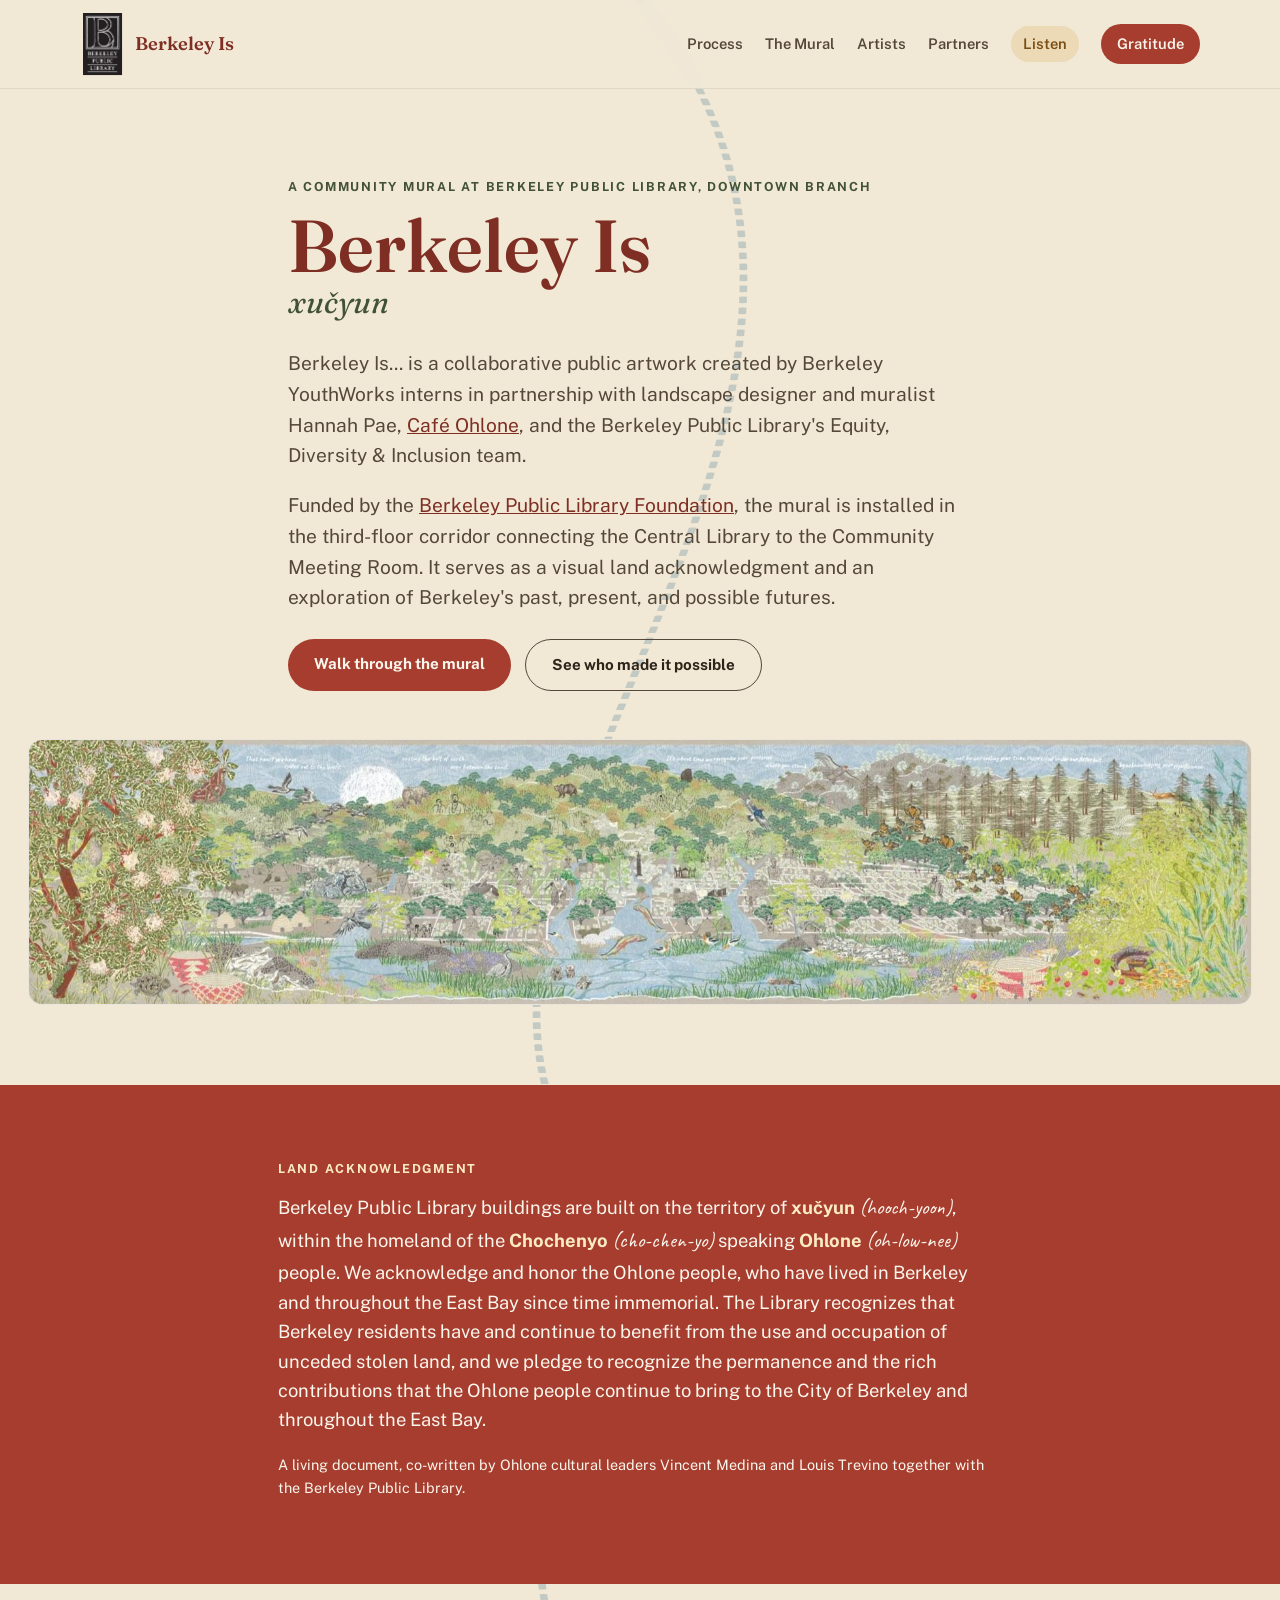
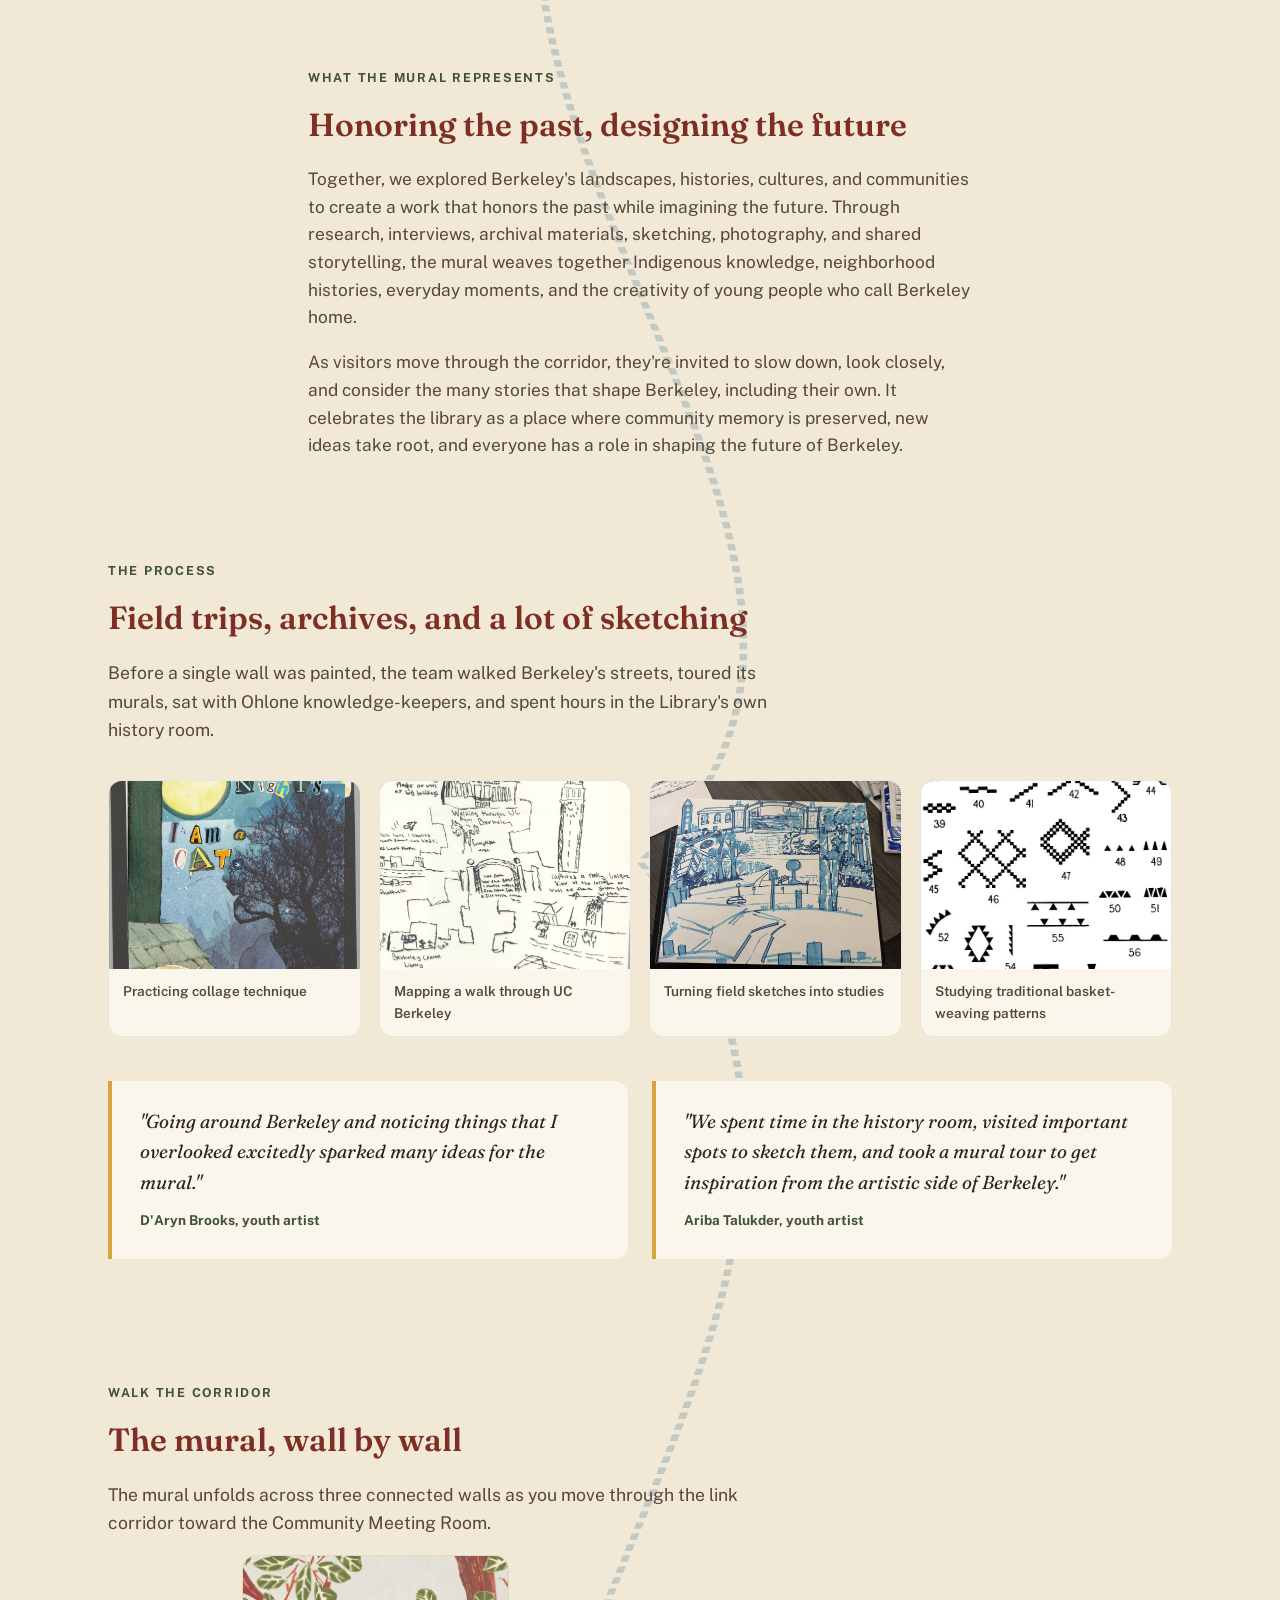
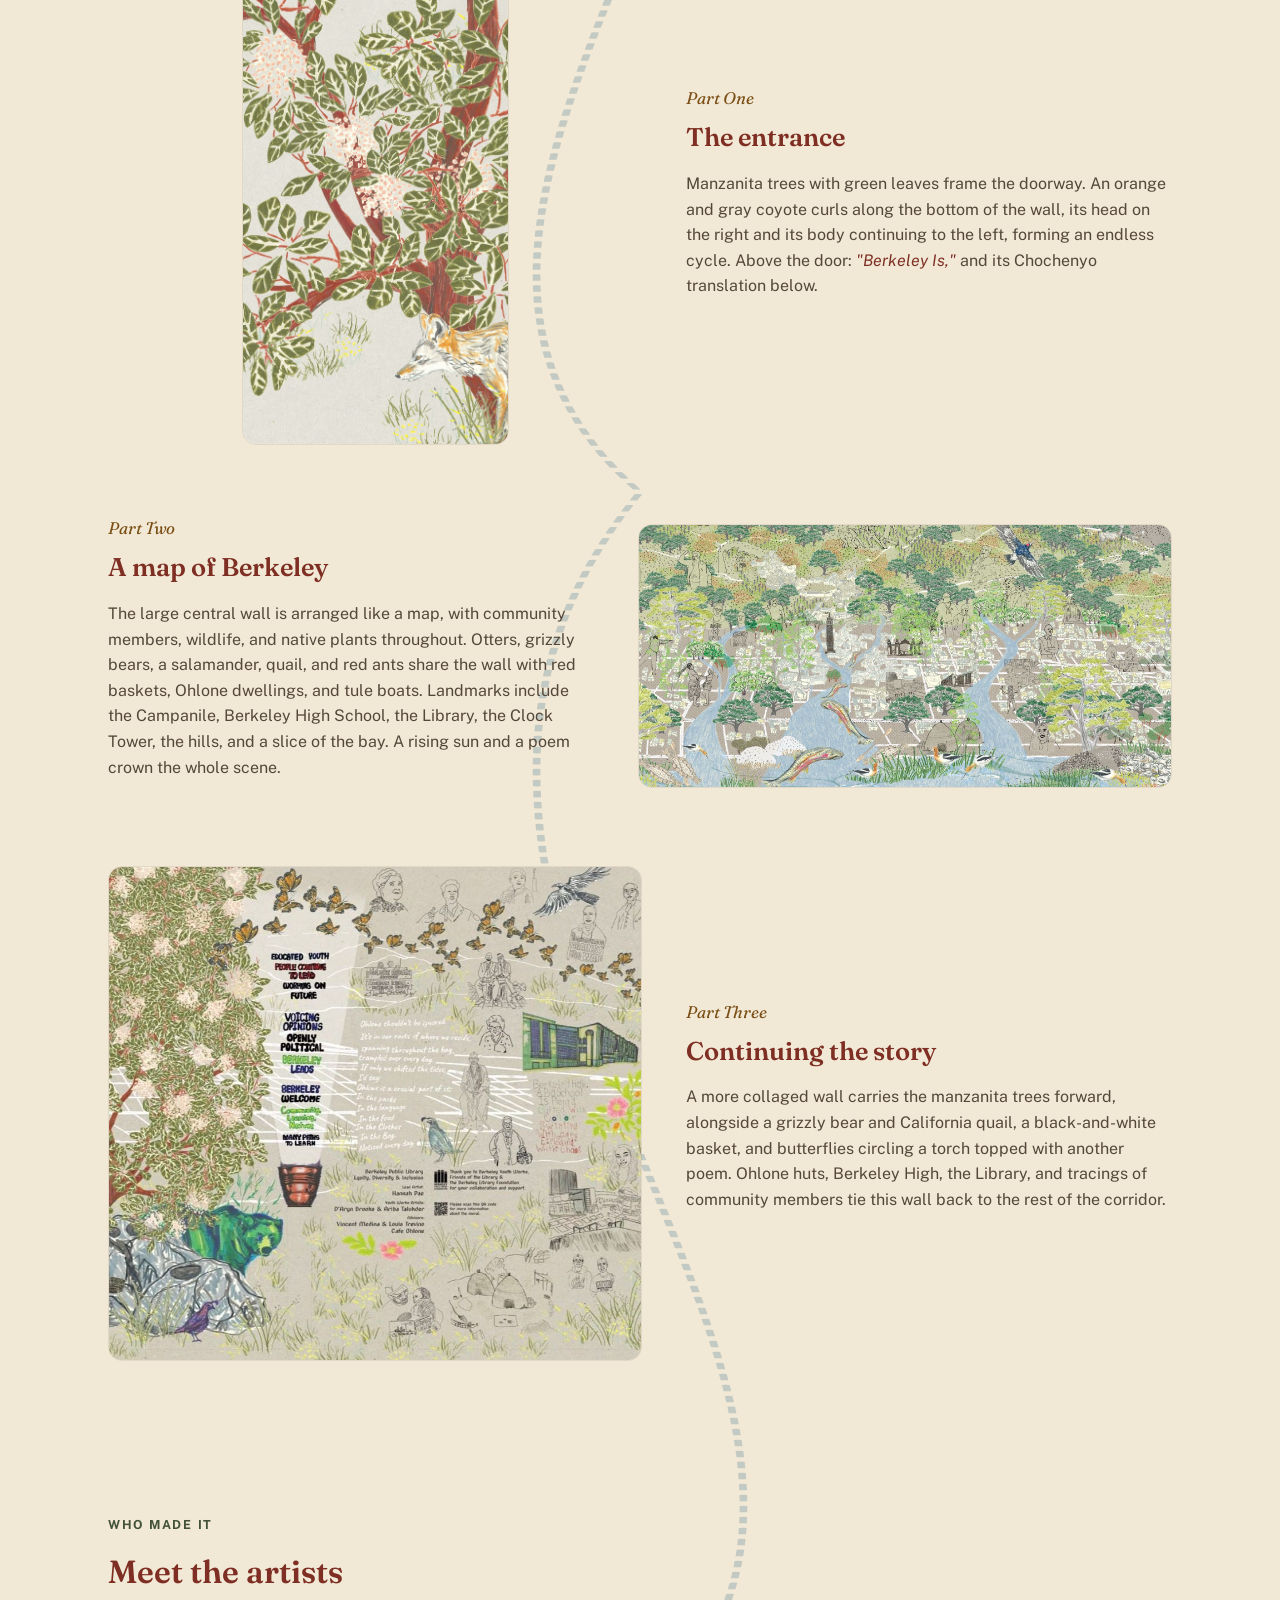
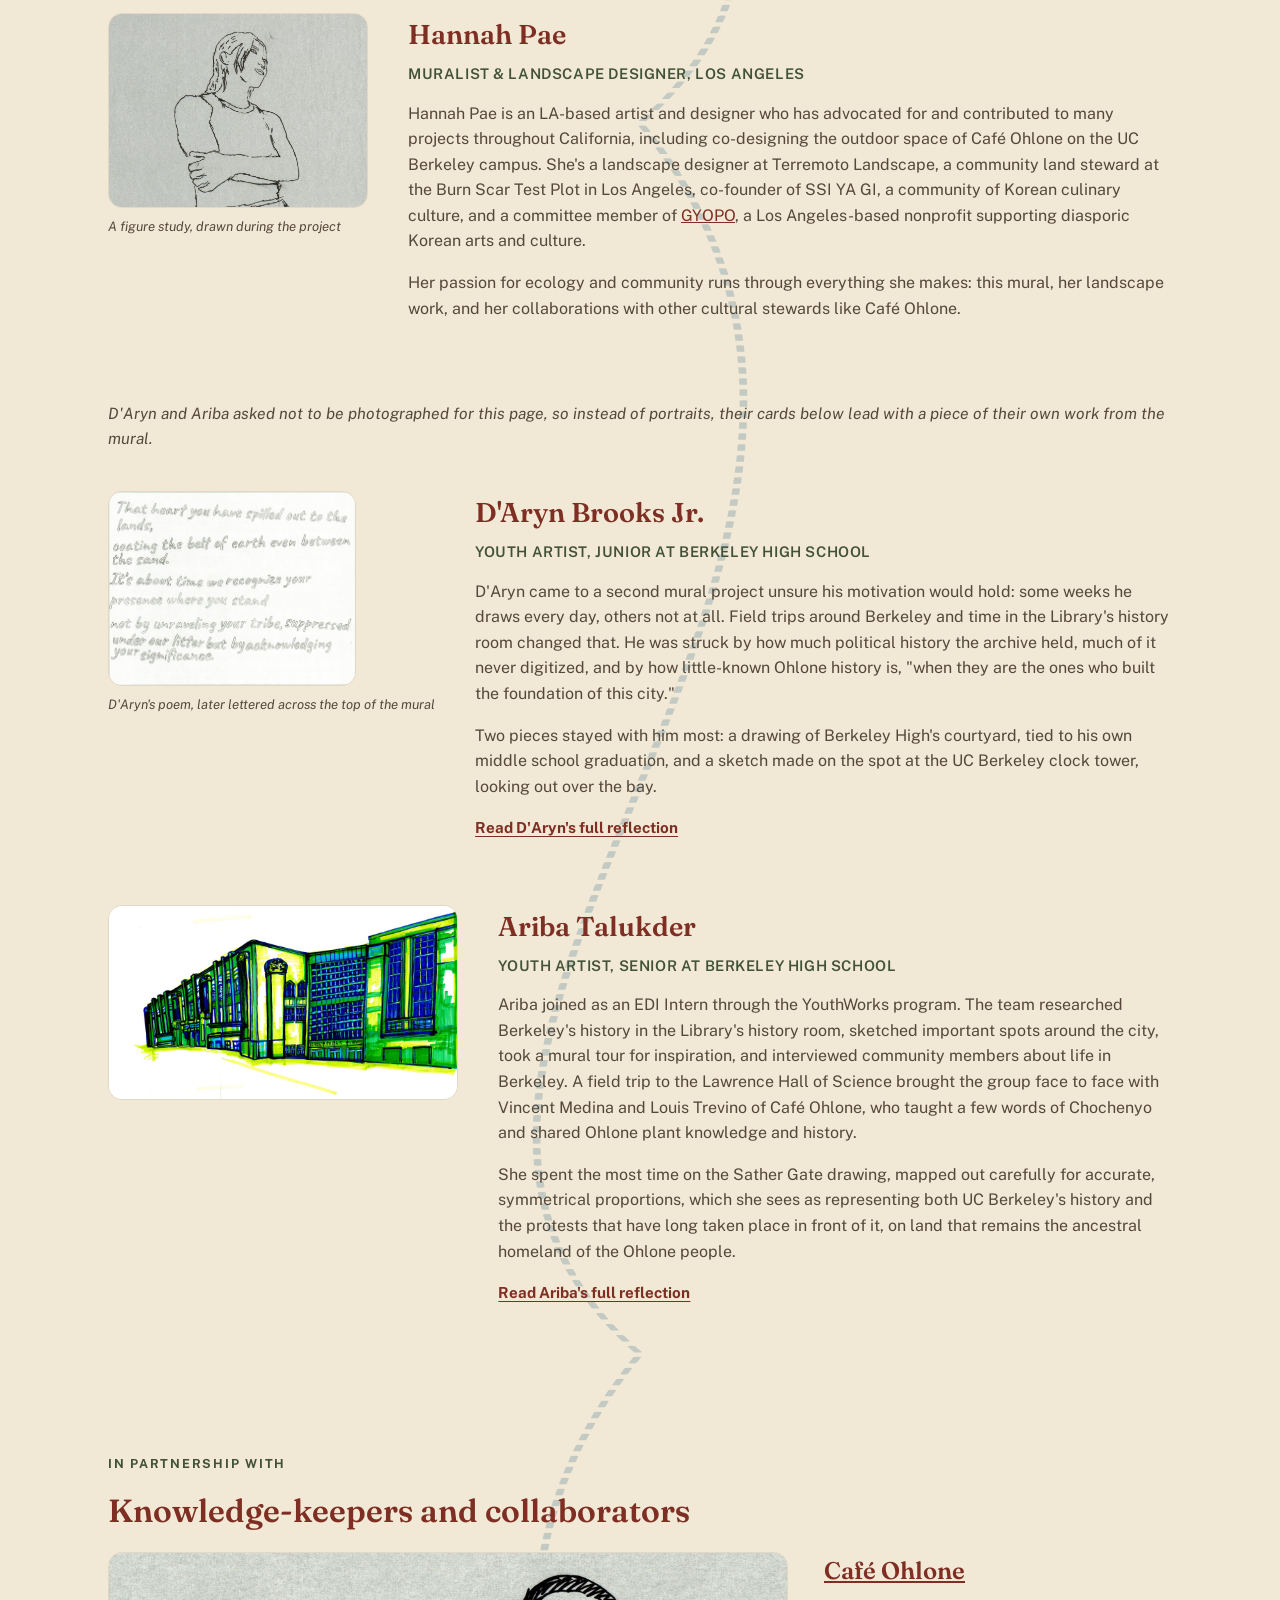
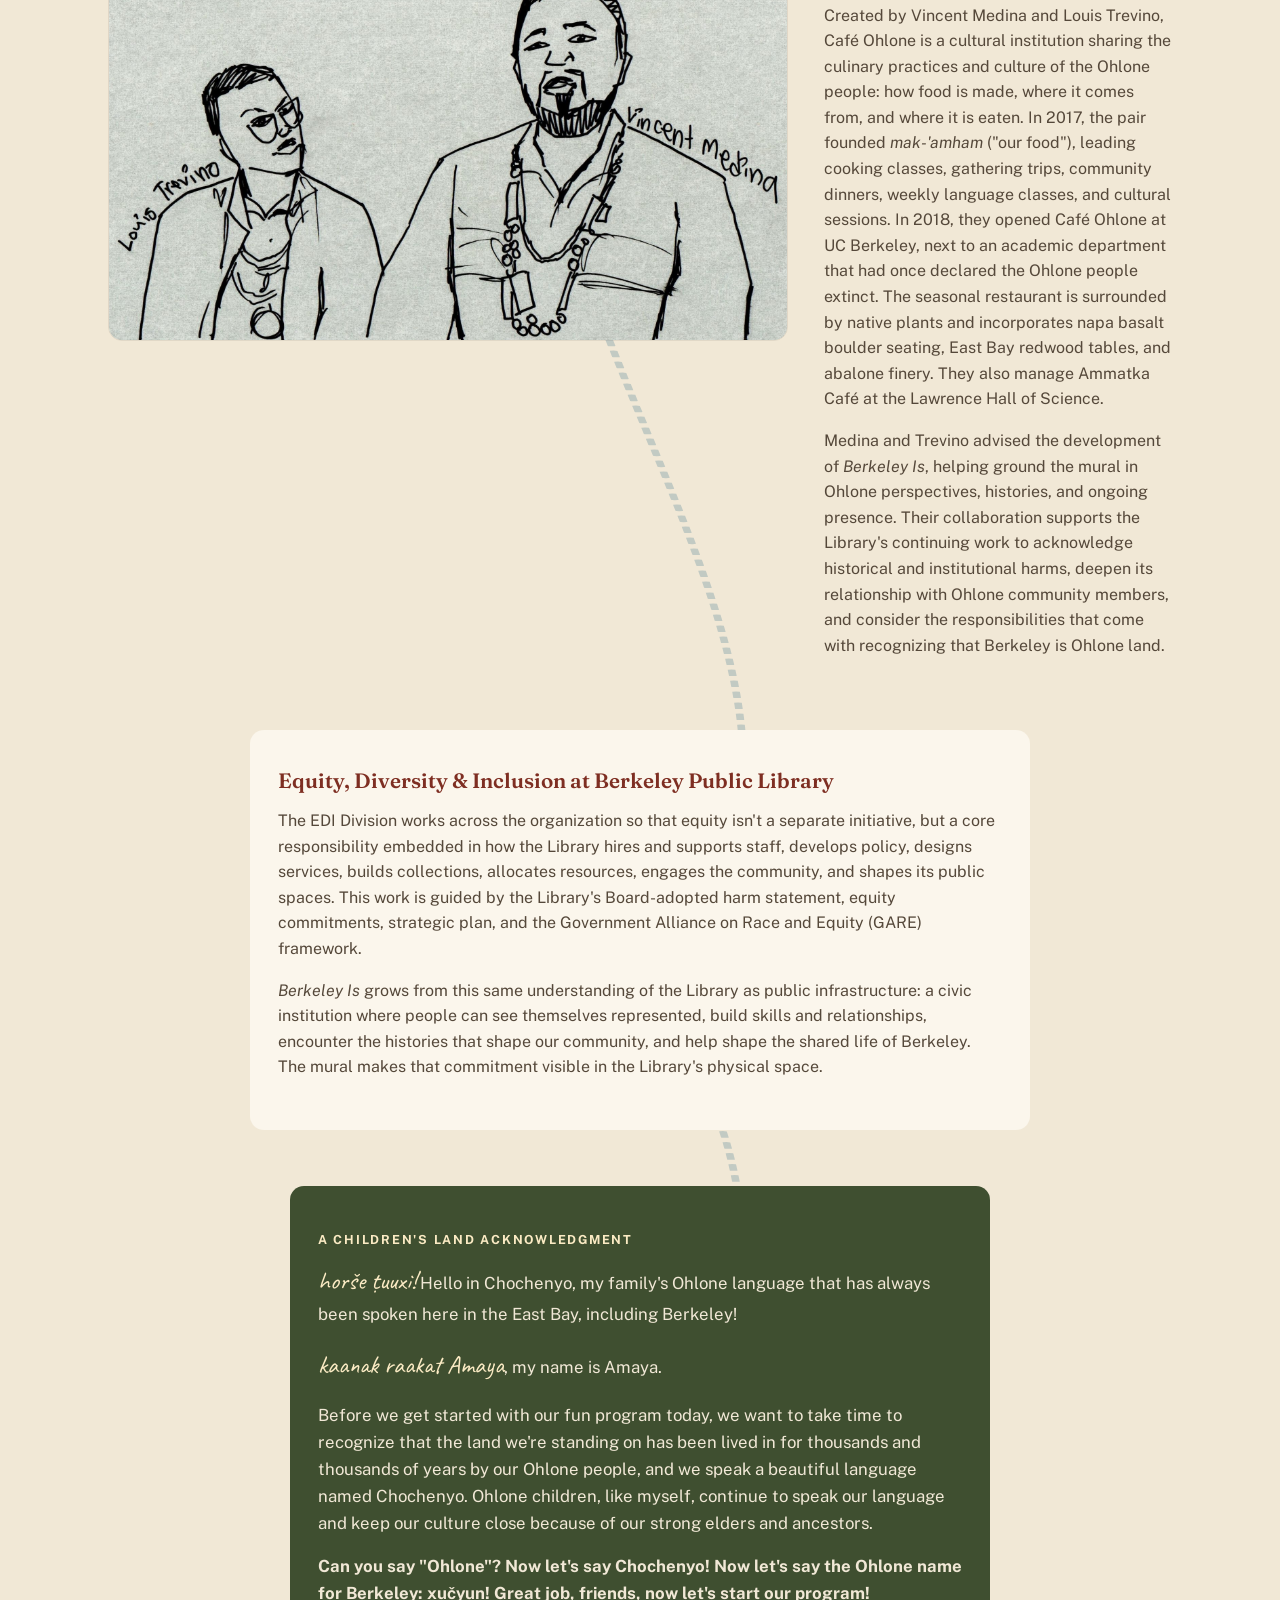
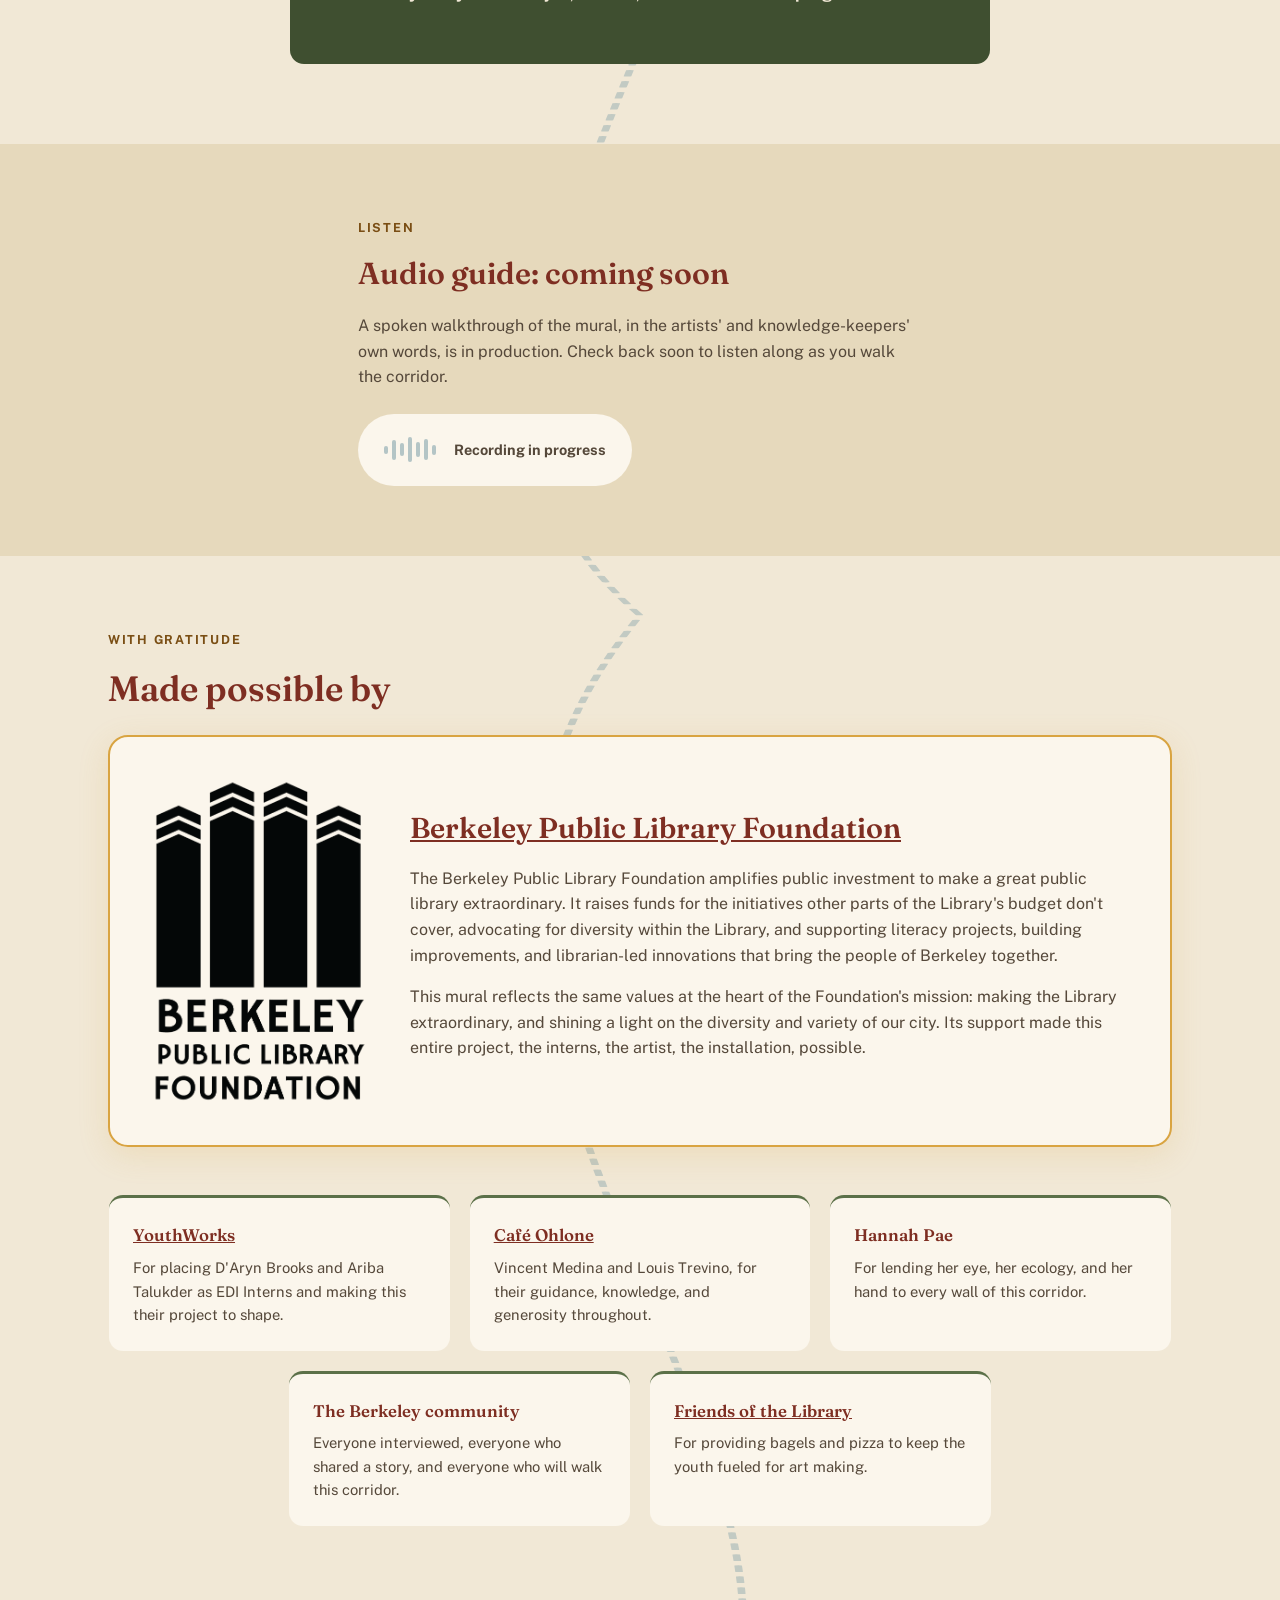
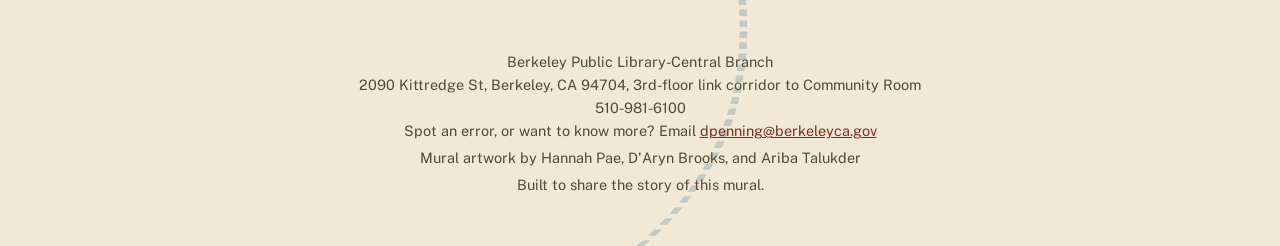
<file: index.html>
<!DOCTYPE html>
<html lang="en">
<head>
<meta charset="UTF-8">
<meta name="viewport" content="width=device-width, initial-scale=1.0">
<title>Berkeley Is: A Community Mural at Berkeley Public Library</title>
<meta name="description" content="The story of the Berkeley Public Library Community Mural: its process, its artists, and everyone who made it possible.">

<!-- favicon: a small manzanita leaf, in the mural's own palette -->
<link rel="icon" type="image/svg+xml" href="favicon.svg">
<link rel="icon" type="image/png" sizes="32x32" href="favicon-32.png">
<link rel="apple-touch-icon" sizes="180x180" href="favicon-180.png">

<!-- social preview: the central map wall (Part Two) -->
<meta property="og:type" content="website">
<meta property="og:title" content="Berkeley Is: A Community Mural at Berkeley Public Library">
<meta property="og:description" content="The story of the Berkeley Public Library Community Mural: its process, its artists, and everyone who made it possible.">
<meta property="og:image" content="images/mural-wall-2.jpg">
<meta name="twitter:card" content="summary_large_image">
<meta name="twitter:title" content="Berkeley Is: A Community Mural at Berkeley Public Library">
<meta name="twitter:description" content="The story of the Berkeley Public Library Community Mural: its process, its artists, and everyone who made it possible.">
<meta name="twitter:image" content="images/mural-wall-2.jpg">

<link rel="preconnect" href="https://fonts.googleapis.com">
<link rel="preconnect" href="https://fonts.gstatic.com" crossorigin>
<link href="https://fonts.googleapis.com/css2?family=Fraunces:ital,opsz,wght@0,9..144,300;0,9..144,500;0,9..144,600;1,9..144,400;1,9..144,500&family=Public+Sans:wght@400;500;600;700&family=Caveat:wght@500;600&display=swap" rel="stylesheet">
<link rel="stylesheet" href="styles.css">

<!-- Analytics: privacy-friendly, no cookies, no personal data collected.
     Sign up free at https://www.goatcounter.com, then replace YOURCODE below
     with the site code GoatCounter gives you (see README for full steps). -->
<script data-goatcounter="https://YOURCODE.goatcounter.com/count" async src="//gc.zgo.at/count.js"></script>
</head>
<body>

<!-- the creek: a single meandering line that runs the length of the page,
     standing in for Strawberry Creek and for the corridor visitors walk through -->
<svg class="creek" id="creek" width="1" height="1" viewBox="0 0 100 4000" preserveAspectRatio="none" aria-hidden="true">
  <path id="creek-path" fill="none" stroke="#6D93A0" stroke-width="0.6" d="M 50 0 C 20 200 80 350 50 550 C 20 750 80 900 50 1100
    C 30 1300 75 1450 50 1650 C 25 1850 78 2000 50 2200
    C 22 2400 80 2550 50 2750 C 28 2950 76 3100 50 3300
    C 24 3500 79 3700 50 3900 L 50 4000" />
</svg>

<header class="site-header">
  <div class="wrap header-inner">
    <a class="brand" href="#top">
      <img src="images/bpl-logo.png" alt="Berkeley Public Library logo" class="brand-logo">
      <span>Berkeley Is</span>
    </a>
    <button class="nav-toggle" id="nav-toggle" aria-expanded="false" aria-controls="site-nav" aria-label="Open menu">
      <span class="nav-toggle-bar"></span>
      <span class="nav-toggle-bar"></span>
      <span class="nav-toggle-bar"></span>
    </button>
    <nav class="site-nav" id="site-nav">
      <a href="#process">Process</a>
      <a href="#walls">The Mural</a>
      <a href="#artists">Artists</a>
      <a href="#partners">Partners</a>
      <a href="#listen" class="nav-highlight">Listen</a>
      <a href="#gratitude" class="nav-cta">Gratitude</a>
    </nav>
  </div>
</header>

<main id="top">

  <!-- HERO -->
  <section class="hero">
    <div class="wrap hero-inner">
      <p class="eyebrow">A community mural at Berkeley Public Library, downtown branch</p>
      <h1 class="hero-title">Berkeley Is<span class="hero-title-sub">xučyun</span></h1>
      <p class="hero-lede">Berkeley Is... is a collaborative public artwork created by Berkeley
        YouthWorks interns in partnership with landscape designer and muralist Hannah Pae,
        <a href="https://www.makamham.com/cafeohlone" target="_blank" rel="noopener">Café Ohlone</a>,
        and the Berkeley Public Library's Equity, Diversity &amp; Inclusion team.</p>
      <p class="hero-lede">Funded by the <a href="https://bplf.org/" target="_blank" rel="noopener">Berkeley
        Public Library Foundation</a>, the mural is installed in the third-floor corridor connecting the
        Central Library to the Community Meeting Room. It serves as a visual land acknowledgment and an
        exploration of Berkeley's past, present, and possible futures.</p>
      <div class="hero-actions">
        <a href="#walls" class="btn btn-primary">Walk through the mural</a>
        <a href="#gratitude" class="btn btn-ghost">See who made it possible</a>
      </div>
    </div>
    <div class="hero-frame">
      <img src="images/hero-mural.JPG" alt="The full installed mural: a panoramic, map-like painting of Berkeley's landscapes, wildlife, waterways, and community, framed by a manzanita tree on each end.">
    </div>
  </section>

  <!-- LAND ACKNOWLEDGMENT -->
  <section class="acknowledgment">
    <div class="wrap ack-inner">
      <span class="eyebrow eyebrow-light">Land acknowledgment</span>
      <p class="ack-text">Berkeley Public Library buildings are built on the territory of
        <strong>xučyun</strong> <span class="say">(hooch-yoon)</span>, within the homeland of the
        <strong>Chochenyo</strong> <span class="say">(cho-chen-yo)</span> speaking <strong>Ohlone</strong>
        <span class="say">(oh-low-nee)</span> people. We acknowledge and honor the Ohlone people, who have
        lived in Berkeley and throughout the East Bay since time immemorial. The Library recognizes that
        Berkeley residents have and continue to benefit from the use and occupation of unceded stolen land,
        and we pledge to recognize the permanence and the rich contributions that the Ohlone people continue
        to bring to the City of Berkeley and throughout the East Bay.</p>
      <p class="ack-credit">A living document, co-written by Ohlone cultural leaders Vincent Medina and
        Louis Trevino together with the Berkeley Public Library.</p>
    </div>
  </section>

  <!-- ABOUT / WHAT THE MURAL REPRESENTS -->
  <section class="about">
    <div class="wrap about-inner">
      <span class="eyebrow">What the mural represents</span>
      <h2>Honoring the past, designing the future</h2>
      <p>Together, we explored Berkeley's landscapes, histories, cultures, and communities to create a
        work that honors the past while imagining the future. Through research, interviews, archival
        materials, sketching, photography, and shared storytelling, the mural weaves together Indigenous
        knowledge, neighborhood histories, everyday moments, and the creativity of young people who call
        Berkeley home.</p>
      <p>As visitors move through the corridor, they're invited to slow down, look closely, and consider
        the many stories that shape Berkeley, including their own. It celebrates the library as a place
        where community memory is preserved, new ideas take root, and everyone has a role in shaping the
        future of Berkeley.</p>
    </div>
  </section>

  <!-- PROCESS -->
  <section class="process" id="process">
    <div class="wrap">
      <span class="eyebrow">The process</span>
      <h2>Field trips, archives, and a lot of sketching</h2>
      <p class="section-lede">Before a single wall was painted, the team walked Berkeley's streets,
        toured its murals, sat with Ohlone knowledge-keepers, and spent hours in the Library's own
        history room.</p>

      <div class="process-gallery">
        <figure class="photo-card">
          <div class="photo-window">
            <img loading="lazy" src="images/process-1.jpg" alt="A student collage exercise combining a watercolor night sky, a sleeping cat, and cut-out lettering reading 'I am a cat some nights.'">
          </div>
          <figcaption>Practicing collage technique</figcaption>
        </figure>
        <figure class="photo-card">
          <div class="photo-window">
            <img loading="lazy" src="images/process-2.jpg" alt="Field notes and sketches from a walk through UC Berkeley, marking Sather Tower, Shattuck Avenue, and the route back to the Central Library.">
          </div>
          <figcaption>Mapping a walk through UC Berkeley</figcaption>
        </figure>
        <figure class="photo-card">
          <div class="photo-window">
            <img loading="lazy" src="images/process-3.jpg" alt="A marker sketch in progress on a studio table, surrounded by pens and workshop materials.">
          </div>
          <figcaption>Turning field sketches into studies</figcaption>
        </figure>
        <figure class="photo-card">
          <div class="photo-window">
            <img loading="lazy" src="images/basket-patterns.jpg" alt="A reference chart of traditional woven basket patterns, numbered for study.">
          </div>
          <figcaption>Studying traditional basket-weaving patterns</figcaption>
        </figure>
      </div>

      <div class="pull-quotes">
        <blockquote class="pull-quote">
          <p>"Going around Berkeley and noticing things that I overlooked excitedly sparked many ideas
            for the mural."</p>
          <cite>D'Aryn Brooks, youth artist</cite>
        </blockquote>
        <blockquote class="pull-quote">
          <p>"We spent time in the history room, visited important spots to sketch them, and took a
            mural tour to get inspiration from the artistic side of Berkeley."</p>
          <cite>Ariba Talukder, youth artist</cite>
        </blockquote>
      </div>
    </div>
  </section>

  <!-- THE THREE WALLS -->
  <section class="walls" id="walls">
    <div class="wrap">
      <span class="eyebrow">Walk the corridor</span>
      <h2>The mural, wall by wall</h2>
      <p class="section-lede">The mural unfolds across three connected walls as you move through the
        link corridor toward the Community Meeting Room.</p>
    </div>

    <article class="wall-panel">
      <div class="wall-image half">
        <img loading="lazy" src="images/mural-wall-1.jpg" alt="Entrance wall of the mural: a manzanita tree in bloom, its red bark and green leaves filling the frame, with an orange and gray coyote curled beneath it.">
      </div>
      <div class="wall-copy">
        <span class="wall-number">Part One</span>
        <h3>The entrance</h3>
        <p>Manzanita trees with green leaves frame the doorway. An orange and gray coyote curls along
          the bottom of the wall, its head on the right and its body continuing to the left, forming an
          endless cycle. Above the door: <em>"Berkeley Is,"</em> and its Chochenyo translation below.</p>
      </div>
    </article>

    <article class="wall-panel reverse">
      <div class="wall-image">
        <img loading="lazy" src="images/mural-wall-2.JPG" alt="Central map wall of the mural: streets and creeks of Berkeley rendered from above, with community members, salmon, quail, and Ohlone dwellings woven throughout.">
      </div>
      <div class="wall-copy">
        <span class="wall-number">Part Two</span>
        <h3>A map of Berkeley</h3>
        <p>The large central wall is arranged like a map, with community members, wildlife, and native
          plants throughout. Otters, grizzly bears, a salamander, quail, and red ants share the wall
          with red baskets, Ohlone dwellings, and tule boats. Landmarks include the Campanile, Berkeley
          High School, the Library, the Clock Tower, the hills, and a slice of the bay. A rising sun and
          a poem crown the whole scene.</p>
      </div>
    </article>

    <article class="wall-panel">
      <div class="wall-image">
        <img loading="lazy" src="images/mural-wall-3.JPG" alt="Third wall of the mural: a collaged scene with a manzanita tree, a grizzly bear, monarch butterflies, hand-lettered poetry, and the mural's credits and gratitude to its funders.">
      </div>
      <div class="wall-copy">
        <span class="wall-number">Part Three</span>
        <h3>Continuing the story</h3>
        <p>A more collaged wall carries the manzanita trees forward, alongside a grizzly bear and
          California quail, a black-and-white basket, and butterflies circling a torch topped with
          another poem. Ohlone huts, Berkeley High, the Library, and tracings of community members
          tie this wall back to the rest of the corridor.</p>
      </div>
    </article>
  </section>

  <!-- ARTISTS -->
  <section class="artists" id="artists">
    <div class="wrap">
      <span class="eyebrow">Who made it</span>
      <h2>Meet the artists</h2>
    </div>

    <div class="artist-card">
      <figure class="artist-photo">
        <div class="photo-window">
          <img loading="lazy" src="images/hannah-pae.jpg" alt="A hand-drawn figure sketch made during the mural project, of a person with a ponytail and bangs in a tank top.">
        </div>
        <figcaption>A figure study, drawn during the project</figcaption>
      </figure>
      <div class="artist-copy">
        <h3>Hannah Pae</h3>
        <p class="artist-role">Muralist &amp; landscape designer, Los Angeles</p>
        <p>Hannah Pae is an LA-based artist and designer who has advocated for and contributed to many
          projects throughout California, including co-designing the outdoor space of Café Ohlone on
          the UC Berkeley campus. She's a landscape designer at Terremoto Landscape, a community land
          steward at the Burn Scar Test Plot in Los Angeles, co-founder of SSI YA GI, a community of
          Korean culinary culture, and a committee member of <a href="https://www.gyopo.us/" target="_blank" rel="noopener">GYOPO</a>, a Los Angeles-based nonprofit
          supporting diasporic Korean arts and culture.</p>
        <p>Her passion for ecology and community runs through everything she makes: this mural, her
          landscape work, and her collaborations with other cultural stewards like Café Ohlone.</p>
      </div>
    </div>

    <p class="artist-note">D'Aryn and Ariba asked not to be photographed for this page, so instead of
      portraits, their cards below lead with a piece of their own work from the mural.</p>

    <div class="artist-card stacked">
      <figure class="artist-photo full-image">
        <div class="photo-window">
          <img loading="lazy" src="images/daryn-brooks.jpg" alt="D'Aryn's hand-lettered poem, later inscribed across the top of the mural: 'That heart you have spilled out to the lands, coating the belt of earth even between the sand. It's about time we recognize your presence where you stand, not by unraveling your tribe, suppressed under our litter, but by acknowledging your significance.'">
        </div>
        <figcaption>D'Aryn's poem, later lettered across the top of the mural</figcaption>
      </figure>
      <div class="artist-copy">
        <h3>D'Aryn Brooks Jr.</h3>
        <p class="artist-role">Youth artist, junior at Berkeley High School</p>
        <p>D'Aryn came to a second mural project unsure his motivation would hold: some weeks he draws
          every day, others not at all. Field trips around Berkeley and time in the Library's history
          room changed that. He was struck by how much political history the archive held, much of it
          never digitized, and by how little-known Ohlone history is, "when they are the ones who built
          the foundation of this city."</p>
        <p>Two pieces stayed with him most: a drawing of Berkeley High's courtyard, tied to his own
          middle school graduation, and a sketch made on the spot at the UC Berkeley clock tower,
          looking out over the bay.</p>
        <button class="btn-text" data-toggle="daryn-more" aria-expanded="false">Read D'Aryn's full reflection</button>
        <div class="expand" id="daryn-more" hidden>
          <p>My name is D'Aryn Brooks Jr. I'm a junior at Berkeley high school and I have a variety of
            hobbies and interests that have shaped my life, tigers and big cats especially, the Amur
            tiger most of all. I also listen to a wide range of music, from rap and soul to jazz, rock,
            and metal. My interest in art has taken up a great part of my life, even if it isn't always
            consistent.</p>
          <p>Growing up, my motivation for art has come and gone in waves. So being assigned another
            mural project after last summer's felt intimidating at first. I expected it to be boring,
            but the planning activities sparked my inspiration to draw again.</p>
          <p>One trip took us around Telegraph Avenue to look at other murals. My group noticed the
            smallest details, colors, expressions, scale, even the obstacles like power boxes, and
            how those details carried meaning. We used that idea instead of avoiding it: rather than
            dodging obstacles on our own wall, we built them in.</p>
          <p>On a later trip to the UC Berkeley campus, a place I'd been to plenty of times, I was still
            struck by the history behind the plant life and biodiversity, a sense of collectiveness in
            the city I'd overlooked. It made me want to pay closer attention to Berkeley, whether I'm in
            a park or just walking around noticing what's happening.</p>
          <p>Inside the library, my biggest interest became the political history and community of
            Berkeley, much of it hidden from the internet, including political groups that went by
            different names so they wouldn't get caught. Learning about Ohlone culture through the
            archive's films and books was just as striking. It's a shame how little people know about
            a culture that built the foundation of this city and the whole bay area.</p>
          <p>Two pieces from the weeks of drawing mean the most to me. The first is a drawing of Berkeley
            High's courtyard and auditorium, a place with real history in the city, and personal
            history for me, since it hosted my middle school graduation. Getting the scale and depth of
            the buildings right took a lot of trial and error, and it still isn't perfect, but I still
            like it. The second is a sketch from a field trip to UC Berkeley's clock tower, looking down
            the street that divides campus with a view of the bay behind it. I was surprised how
            motivated I got just from that view alone.</p>
          <p>Drawing for this mural has been enjoyable. I'm grateful I got to take part in it, learn more
            about what to do with my skills, and see the work go up somewhere the public will actually
            see it. I never would have believed my art would end up on this mural.</p>
        </div>
      </div>
    </div>

    <div class="artist-card stacked">
      <figure class="artist-photo full-image">
        <div class="photo-window">
          <img loading="lazy" src="images/ariba-library-sketch.jpg" alt="Ariba's marker drawing of the Berkeley Public Library's main branch, in green and blue, with the building's name lettered on the facade.">
        </div>
      </figure>
      <div class="artist-copy">
        <h3>Ariba Talukder</h3>
        <p class="artist-role">Youth artist, senior at Berkeley High School</p>
        <p>Ariba joined as an EDI Intern through the YouthWorks program. The team researched Berkeley's
          history in the Library's history room, sketched important spots around the city, took a mural
          tour for inspiration, and interviewed community members about life in Berkeley. A field trip
          to the Lawrence Hall of Science brought the group face to face with Vincent Medina and Louis
          Trevino of Café Ohlone, who taught a few words of Chochenyo and shared Ohlone plant knowledge
          and history.</p>
        <p>She spent the most time on the Sather Gate drawing, mapped out carefully for accurate,
          symmetrical proportions, which she sees as representing both UC Berkeley's history and the
          protests that have long taken place in front of it, on land that remains the ancestral
          homeland of the Ohlone people.</p>
        <button class="btn-text" data-toggle="ariba-more" aria-expanded="false">Read Ariba's full reflection</button>
        <div class="expand" id="ariba-more" hidden>
          <p>I am a senior at Berkeley High School. I became an EDI Intern through the YouthWorks program
            and was selected as one of the interns to help create this mural. Throughout the project, we
            researched Berkeley's history in the library's history room, visited important spots around
            the city to sketch them, took a mural tour for inspiration, and interviewed community
            members about their perspectives on living in Berkeley.</p>
          <p>This internship felt different from any other at the Berkeley Public Library. I didn't
            expect to be so involved in creating the mural, let alone get to draw some of its key
            pieces, and the research work before the drawing began was just as engaging.</p>
          <p>What I liked most were the field trips: walking around Berkeley, stopping to sketch the
            places we wanted to include. On one trip, we went to the Lawrence Hall of Science and met
            Vincent Medina and Louis Trevino, and learned about Ohlone culture from an indigenous
            perspective, a few words of Chochenyo, native plants, and a deeper understanding of Ohlone
            history.</p>
          <p>The experience was educational both for the history and for what I learned about my own
            art. We drew for a week straight, and consistent practice actually improved my skills. I
            got to understand my own artistic process and figure out which techniques work for me. I
            don't plan to pursue art as a career, but I want to keep it as something I enjoy and keep
            sharing, even as a hobby rather than a profession. This is the first big art project I've
            been part of, and I'm grateful for the opportunity.</p>
          <p>As an Asian American, spending time in the history room was meaningful, learning about the
            contributions Asian communities have made to Berkeley, even where historical records don't
            always represent every group. The room still holds documents and archival photos that
            recognize the struggles and contributions of many communities, and I think it represents
            Berkeley's history and culture well.</p>
          <p>I spent the most time on the Sather Gate drawing. Unlike some of my other pieces, I wanted
            this one accurate and symmetrical, so I mapped it carefully, simplifying some smaller
            details, which is part of my usual style. I'd sketched Sather Gate before, in my own
            notebook, during our field trips with Hannah. To me it's the most recognizable part of UC
            Berkeley and represents the university as a whole. It stands on the ancestral homeland of
            the Ohlone people, with Strawberry Creek running through campus nearby, and it's long been a
            place where Berkeley's people gather to protest and speak up. I gave the color palette less
            attention here; the structure's actual color is already so recognizable that it didn't need
            much interpretation.</p>
          <p>There's a lot to learn here, and I'm grateful to have interned at the Library again, this
            time as part of something even bigger.</p>
        </div>
      </div>
    </div>
  </section>

  <!-- PARTNERS -->
  <section class="partners" id="partners">
    <div class="wrap">
      <span class="eyebrow">In partnership with</span>
      <h2>Knowledge-keepers and collaborators</h2>
    </div>

    <div class="partner-card">
      <figure class="partner-logo wide">
        <img loading="lazy" src="images/cafe-ohlone.jpg" alt="Hand-drawn sketch portraits of Louis Trevino and Vincent Medina of Café Ohlone, each labeled with their name.">
      </figure>
      <div class="partner-copy">
        <h3><a href="https://www.makamham.com/cafeohlone" target="_blank" rel="noopener">Café Ohlone</a></h3>
        <p>Created by Vincent Medina and Louis Trevino, Café Ohlone is a cultural institution sharing
          the culinary practices and culture of the Ohlone people: how food is made, where it comes
          from, and where it is eaten. In 2017, the pair founded <em>mak-'amham</em> ("our food"),
          leading cooking classes, gathering trips, community dinners, weekly language classes, and
          cultural sessions. In 2018, they opened Café Ohlone at UC Berkeley, next to an academic
          department that had once declared the Ohlone people extinct. The seasonal restaurant is
          surrounded by native plants and incorporates napa basalt boulder seating, East Bay redwood
          tables, and abalone finery. They also manage Ammatka Café at the Lawrence Hall of Science.</p>
        <p>Medina and Trevino advised the development of <em>Berkeley Is</em>, helping ground the mural
          in Ohlone perspectives, histories, and ongoing presence. Their collaboration supports the
          Library's continuing work to acknowledge historical and institutional harms, deepen its
          relationship with Ohlone community members, and consider the responsibilities that come with
          recognizing that Berkeley is Ohlone land.</p>
      </div>
    </div>

    <div class="edi-block">
      <h3>Equity, Diversity &amp; Inclusion at Berkeley Public Library</h3>
      <p>The EDI Division works across the organization so that equity isn't a separate initiative, but
        a core responsibility embedded in how the Library hires and supports staff, develops policy,
        designs services, builds collections, allocates resources, engages the community, and shapes its
        public spaces. This work is guided by the Library's Board-adopted harm statement, equity
        commitments, strategic plan, and the Government Alliance on Race and Equity (GARE) framework.</p>
      <p><em>Berkeley Is</em> grows from this same understanding of the Library as public infrastructure:
        a civic institution where people can see themselves represented, build skills and relationships,
        encounter the histories that shape our community, and help shape the shared life of Berkeley.
        The mural makes that commitment visible in the Library's physical space.</p>
    </div>

    <div class="child-ack">
      <span class="eyebrow eyebrow-light">A children's land acknowledgment</span>
      <p class="child-line"><span class="script">horše ṭuuxi!</span> Hello in Chochenyo, my family's
        Ohlone language that has always been spoken here in the East Bay, including Berkeley!</p>
      <p class="child-line"><span class="script">kaanak raakat Amaya</span>, my name is Amaya.</p>
      <p class="child-line">Before we get started with our fun program today, we want to take time to
        recognize that the land we're standing on has been lived in for thousands and thousands of years
        by our Ohlone people, and we speak a beautiful language named Chochenyo. Ohlone children, like
        myself, continue to speak our language and keep our culture close because of our strong elders
        and ancestors.</p>
      <p class="child-line child-call">Can you say "Ohlone"? Now let's say Chochenyo! Now let's say the
        Ohlone name for Berkeley: xučyun! Great job, friends, now let's start our program!</p>
    </div>
  </section>

  <!-- AUDIO -->
  <section class="listen" id="listen">
    <div class="wrap listen-inner">
      <span class="eyebrow eyebrow-light">Listen</span>
      <h2>Audio guide: coming soon</h2>
      <p>A spoken walkthrough of the mural, in the artists' and knowledge-keepers' own words, is in
        production. Check back soon to listen along as you walk the corridor.</p>
      <div class="audio-placeholder" aria-label="Audio player placeholder, coming soon">
        <div class="audio-bar">
          <span></span><span></span><span></span><span></span><span></span><span></span><span></span>
        </div>
        <span class="audio-label">Recording in progress</span>
      </div>
    </div>
  </section>

  <!-- GRATITUDE -->
  <section class="gratitude" id="gratitude">
    <div class="wrap">
      <span class="eyebrow eyebrow-light">With gratitude</span>
      <h2>Made possible by</h2>
    </div>

    <div class="wrap">
      <div class="funder-primary">
        <figure class="funder-logo">
          <img loading="lazy" src="images/bplf-logo.png" alt="Berkeley Public Library Foundation logo">
        </figure>
        <div class="funder-copy">
          <h3><a href="https://bplf.org/" target="_blank" rel="noopener">Berkeley Public Library Foundation</a></h3>
          <p>The Berkeley Public Library Foundation amplifies public investment to make a great public
            library extraordinary. It raises funds for the initiatives other parts of the Library's
            budget don't cover, advocating for diversity within the Library, and supporting literacy
            projects, building improvements, and librarian-led innovations that bring the people of
            Berkeley together.</p>
          <p>This mural reflects the same values at the heart of the Foundation's mission: making the
            Library extraordinary, and shining a light on the diversity and variety of our city. Its
            support made this entire project, the interns, the artist, the installation, possible.</p>
        </div>
      </div>

      <div class="thanks-grid">
        <div class="thanks-card">
          <h4><a href="https://berkeleyca.gov/community-recreation/community-services/youthworks" target="_blank" rel="noopener">YouthWorks</a></h4>
          <p>For placing D'Aryn Brooks and Ariba Talukder as EDI Interns and making this their project
            to shape.</p>
        </div>
        <div class="thanks-card">
          <h4><a href="https://www.makamham.com/cafeohlone" target="_blank" rel="noopener">Café Ohlone</a></h4>
          <p>Vincent Medina and Louis Trevino, for their guidance, knowledge, and generosity throughout.</p>
        </div>
        <div class="thanks-card">
          <h4>Hannah Pae</h4>
          <p>For lending her eye, her ecology, and her hand to every wall of this corridor.</p>
        </div>
        <div class="thanks-card">
          <h4>The Berkeley community</h4>
          <p>Everyone interviewed, everyone who shared a story, and everyone who will walk this corridor.</p>
        </div>
        <div class="thanks-card">
          <h4><a href="https://www.berkeleylibraryfriends.org/" target="_blank" rel="noopener">Friends of the Library</a></h4>
          <p>For providing bagels and pizza to keep the youth fueled for art making.</p>
        </div>
      </div>
    </div>
  </section>

</main>

<footer class="site-footer">
  <div class="wrap footer-inner">
    <div class="footer-card">
      <p>Berkeley Public Library-Central Branch</p>
      <p>2090 Kittredge St, Berkeley, CA 94704, 3rd-floor link corridor to Community Room</p>
      <p>510-981-6100</p>
      <p class="footer-contact">Spot an error, or want to know more? Email <a href="mailto:dpenning@berkeleyca.gov">dpenning@berkeleyca.gov</a></p>
      <p class="footer-credit">Mural artwork by Hannah Pae, D'Aryn Brooks, and Ariba Talukder</p>
      <p class="footer-sub">Built to share the story of this mural.</p>
    </div>
  </div>
</footer>

<!-- reusable SVG motifs, in mural palette -->
<svg width="0" height="0" style="position:absolute" aria-hidden="true">
  <defs>
    <g id="motif-manzanita">
      <path d="M100 190 C 90 150 95 110 100 70" stroke="var(--clay)" stroke-width="5" fill="none" stroke-linecap="round"/>
      <path d="M100 130 C 80 120 65 100 60 80" stroke="var(--clay)" stroke-width="4" fill="none" stroke-linecap="round"/>
      <path d="M100 100 C 120 90 135 70 140 50" stroke="var(--clay)" stroke-width="4" fill="none" stroke-linecap="round"/>
      <ellipse cx="55" cy="75" rx="14" ry="8" fill="var(--leaf)" transform="rotate(-30 55 75)"/>
      <ellipse cx="145" cy="45" rx="14" ry="8" fill="var(--leaf)" transform="rotate(25 145 45)"/>
      <ellipse cx="95" cy="60" rx="14" ry="8" fill="var(--leaf)" transform="rotate(-5 95 60)"/>
      <circle cx="98" cy="68" r="5" fill="var(--gold)"/>
    </g>
    <g id="motif-coyote">
      <path d="M20 100 C 40 60 90 55 120 75 C 140 60 165 65 175 85 L 165 95 C 155 88 145 90 140 98
        C 130 110 100 112 80 105 C 60 118 35 118 20 100 Z" fill="none" stroke="var(--clay)" stroke-width="4"/>
      <circle cx="150" cy="80" r="3" fill="var(--ink)"/>
    </g>
    <g id="motif-quail">
      <ellipse cx="80" cy="90" rx="45" ry="30" fill="none" stroke="var(--bay)" stroke-width="4"/>
      <path d="M65 62 C 60 45 50 40 55 30" stroke="var(--bay)" stroke-width="4" fill="none" stroke-linecap="round"/>
      <circle cx="120" cy="75" r="3" fill="var(--ink)"/>
    </g>
  </defs>
</svg>

<script src="script.js"></script>
</body>
</html>
</file>
<file: styles.css>
/* ==========================================================================
   Tokens — palette pulled from the mural itself
   ========================================================================== */
:root {
  --clay:  #A63D2F;   /* manzanita bark — decorative fills, buttons */
  --clay-dark: #7E2E22; /* headings, links, focus ring — 7.5:1+ on paper */
  --leaf:  #5B7048;   /* grasses / manzanita leaves — decorative fills, borders */
  --leaf-text: #425235; /* leaf-family text on light backgrounds — 6.9:1 on paper */
  --leaf-deep: #3F4F30;  /* dark leaf background (child land acknowledgment) */
  --leaf-light: #7C9463;
  --gold:  #D9A441;   /* rising sun — decorative fills, borders, non-text only */
  --gold-text: #7A4E14;   /* gold-family text on light backgrounds — 5.9:1 on paper */
  --gold-on-dark: #FBEBC4; /* gold-family text on clay/leaf-deep — 5.3:1+ */
  --bay:   #6D93A0;   /* quail / bay water */
  --paper: #F1E8D6;   /* adobe / plaster wall */
  --paper-deep: #E6D9BC;
  --panel: #FBF6EC;   /* card surface */
  --ink:   #2E241A;   /* text */
  --ink-soft: #55483A;

  --font-display: "Fraunces", "Iowan Old Style", serif;
  --font-body: "Public Sans", -apple-system, BlinkMacSystemFont, sans-serif;
  --font-script: "Caveat", cursive;

  --max: 1120px;
  --radius: 14px;
}

* { box-sizing: border-box; }
html { scroll-behavior: smooth; }

@media (prefers-reduced-motion: reduce) {
  html { scroll-behavior: auto; }
  * { animation-duration: 0.001ms !important; animation-iteration-count: 1 !important; transition-duration: 0.001ms !important; }
}

body {
  margin: 0;
  font-family: var(--font-body);
  color: var(--ink);
  background: var(--paper);
  line-height: 1.6;
  position: relative;
  overflow-x: hidden;
}

.wrap {
  max-width: var(--max);
  margin: 0 auto;
  padding: 0 28px;
}

h1, h2, h3, h4 { font-family: var(--font-display); font-weight: 600; margin: 0 0 0.5em; color: var(--clay-dark); }
p { margin: 0 0 1em; color: var(--ink-soft); }

a { color: var(--clay-dark); }

.eyebrow {
  display: inline-block;
  font-family: var(--font-body);
  font-weight: 700;
  font-size: 0.78rem;
  letter-spacing: 0.14em;
  text-transform: uppercase;
  color: var(--leaf-text);
  margin-bottom: 0.9em;
}
.eyebrow-light { color: var(--gold-text); }
/* on dark section backgrounds, swap to the light-on-dark gold variant */
.acknowledgment .eyebrow-light,
.child-ack .eyebrow-light { color: var(--gold-on-dark); }

.section-lede { max-width: 60ch; font-size: 1.1rem; }

/* ==========================================================================
   The creek — signature element, meanders the length of the page
   ========================================================================== */
.creek {
  position: absolute;
  top: 0;
  left: 50%;
  transform: translateX(-50%);
  width: 100%;
  height: 100%;
  max-width: 1400px;
  z-index: 0;
  pointer-events: none;
  opacity: 0.35;
}
#creek-path {
  fill: none;
  stroke: var(--bay);
  stroke-width: 0.6;
  stroke-linecap: round;
  stroke-dasharray: 6 5;
}

/* ==========================================================================
   Header
   ========================================================================== */
.site-header {
  position: sticky;
  top: 0;
  z-index: 20;
  background: rgba(241, 232, 214, 0.9);
  backdrop-filter: blur(6px);
  border-bottom: 1px solid rgba(46, 36, 26, 0.08);
}
.header-inner { display: flex; align-items: center; justify-content: space-between; min-height: 64px; padding: 10px 0; position: relative; }
.brand { display: flex; align-items: center; gap: 10px; font-family: var(--font-display); font-weight: 600; font-size: 1.15rem; color: var(--clay-dark); text-decoration: none; }
.brand-logo { height: 68px; width: auto; display: block; }
.site-nav { display: flex; gap: 22px; align-items: center; }
.site-nav a { font-size: 0.92rem; font-weight: 600; text-decoration: none; color: var(--ink-soft); }
.site-nav a:hover { color: var(--clay-dark); }
.nav-cta {
  background: var(--clay);
  color: var(--panel) !important;
  padding: 8px 16px;
  border-radius: 999px;
}
.nav-cta:hover { background: var(--clay-dark); color: var(--panel) !important; }

/* Listen gets its own gentle highlight, distinct from the primary Gratitude CTA */
.nav-highlight {
  color: var(--gold-text) !important;
  background: rgba(217, 164, 65, 0.22);
  padding: 6px 12px;
  border-radius: 999px;
}
.nav-highlight:hover { background: rgba(217, 164, 65, 0.34); }

.nav-toggle {
  display: none;
  width: 40px;
  height: 40px;
  border: none;
  background: transparent;
  border-radius: 8px;
  cursor: pointer;
  flex-direction: column;
  align-items: center;
  justify-content: center;
  gap: 5px;
}
.nav-toggle:hover { background: rgba(46, 36, 26, 0.06); }
.nav-toggle-bar {
  display: block;
  width: 22px;
  height: 2.5px;
  border-radius: 2px;
  background: var(--ink);
  transition: transform 0.2s ease, opacity 0.2s ease;
}
.nav-toggle[aria-expanded="true"] .nav-toggle-bar:nth-child(1) { transform: translateY(7.5px) rotate(45deg); }
.nav-toggle[aria-expanded="true"] .nav-toggle-bar:nth-child(2) { opacity: 0; }
.nav-toggle[aria-expanded="true"] .nav-toggle-bar:nth-child(3) { transform: translateY(-7.5px) rotate(-45deg); }

@media (max-width: 780px) {
  .nav-toggle { display: flex; }
  .site-nav {
    position: absolute;
    top: calc(100% + 1px);
    left: 0;
    right: 0;
    flex-direction: column;
    align-items: stretch;
    gap: 0;
    background: var(--panel);
    border-bottom: 1px solid rgba(46, 36, 26, 0.1);
    box-shadow: 0 12px 24px rgba(46, 36, 26, 0.12);
    max-height: 0;
    overflow: hidden;
    opacity: 0;
    transition: max-height 0.25s ease, opacity 0.2s ease;
  }
  .site-nav.is-open { max-height: 420px; opacity: 1; }
  .site-nav a {
    padding: 16px 28px;
    border-bottom: 1px solid rgba(46, 36, 26, 0.06);
    border-radius: 0;
  }
  .nav-cta, .nav-highlight { background: transparent !important; color: var(--clay-dark) !important; }
  .nav-highlight { color: var(--gold-text) !important; }
}

/* ==========================================================================
   Hero
   ========================================================================== */
.hero { position: relative; z-index: 1; padding: 84px 0 40px; }
.hero-inner { max-width: 760px; }
.hero-title {
  font-size: clamp(2.6rem, 6vw, 4.6rem);
  line-height: 1.02;
  display: flex;
  flex-direction: column;
  gap: 4px;
  margin-bottom: 0.4em;
}
.hero-title-sub {
  font-style: italic;
  font-weight: 400;
  font-size: 0.42em;
  color: var(--leaf-text);
}
.hero-lede { font-size: 1.2rem; max-width: 56ch; }
.hero-actions { display: flex; gap: 14px; flex-wrap: wrap; margin-top: 1.6em; }

.btn {
  display: inline-block;
  padding: 13px 26px;
  border-radius: 999px;
  font-weight: 700;
  font-size: 0.95rem;
  text-decoration: none;
  transition: transform 0.15s ease, background 0.15s ease;
}
.btn:hover { transform: translateY(-1px); }
.btn-primary { background: var(--clay); color: var(--panel); }
.btn-primary:hover { background: var(--clay-dark); color: var(--panel); }
.btn-ghost { background: transparent; border: 1.5px solid var(--ink-soft); color: var(--ink); }

.hero-frame {
  margin: 48px 28px 0;
  border-radius: var(--radius);
  overflow: hidden;
  background: var(--panel);
  border: 1px solid rgba(46,36,26,0.08);
}
.hero-frame img { display: block; width: 100%; height: auto; }

/* ==========================================================================
   Placeholder frames (stand-ins for real photos/logos)
   ========================================================================== */
.placeholder-frame {
  position: relative;
  border: 2px dashed var(--leaf-light);
  border-radius: var(--radius);
  background: repeating-linear-gradient(135deg, rgba(91,112,72,0.06) 0 12px, rgba(91,112,72,0.02) 12px 24px);
  display: flex;
  align-items: center;
  justify-content: center;
  overflow: hidden;
}
.placeholder-frame::after {
  content: attr(data-caption);
  position: absolute;
  bottom: 8px;
  left: 8px;
  right: 8px;
  font-size: 0.68rem;
  color: var(--ink-soft);
  background: rgba(251, 246, 236, 0.85);
  padding: 4px 8px;
  border-radius: 6px;
  line-height: 1.3;
}
.placeholder-inner {
  display: flex;
  flex-direction: column;
  align-items: center;
  gap: 8px;
  color: var(--ink-soft);
  font-weight: 600;
  font-size: 0.95rem;
}
.placeholder-inner svg { width: 64px; height: auto; opacity: 0.7; }

.placeholder-frame.small { aspect-ratio: 4/3; }
.funder-logo { width: 220px; flex-shrink: 0; margin: 0; }
.funder-logo img { display: block; width: 100%; height: auto; }

/* real photo/artwork frames */
.photo-card { margin: 0; border-radius: var(--radius); overflow: hidden; background: var(--panel); border: 1px solid rgba(46,36,26,0.08); }
.photo-card .photo-window { aspect-ratio: 4/3; overflow: hidden; }
.photo-card img { display: block; width: 100%; height: 100%; object-fit: cover; }
.photo-card figcaption { padding: 12px 14px; font-size: 0.85rem; font-weight: 600; color: var(--ink-soft); }

.wall-image { margin: 0; border-radius: var(--radius); overflow: hidden; border: 1px solid rgba(46,36,26,0.08); }
.wall-image img { display: block; width: 100%; height: auto; }
.wall-image.half { width: 50%; margin: 0 auto; }

.artist-photo { width: 260px; flex-shrink: 0; margin: 0; }
.artist-photo .photo-window { aspect-ratio: 4/3; overflow: hidden; border-radius: var(--radius); border: 1px solid rgba(46,36,26,0.08); }
.artist-photo img { display: block; width: 100%; height: 100%; object-fit: cover; }
.artist-photo figcaption { margin-top: 8px; font-size: 0.82rem; font-style: italic; color: var(--ink-soft); }
figure.placeholder-frame.artist-photo { aspect-ratio: 3/4; }

/* full-image variant: shows the whole piece at Hannah's photo height, uncropped */
.artist-photo.full-image { width: auto; }
.artist-photo.full-image .photo-window {
  aspect-ratio: auto;
  height: 195px; /* matches Hannah's 260px x 4:3 window */
  width: auto;
  overflow: visible;
  border: none;
  border-radius: 0;
}
.artist-photo.full-image img {
  width: auto;
  height: 100%;
  object-fit: contain;
  border-radius: var(--radius);
  border: 1px solid rgba(46,36,26,0.08);
}

.partner-logo { width: 160px; flex-shrink: 0; margin: 0; }
.partner-logo img { display: block; width: 100%; height: auto; border-radius: var(--radius); border: 1px solid rgba(46,36,26,0.08); }
.partner-logo.wide { width: 680px; max-width: 100%; }

.inline-artwork { margin: 0 0 22px; border-radius: var(--radius); overflow: hidden; border: 1px solid rgba(46,36,26,0.08); }
.inline-artwork img { display: block; width: 100%; height: auto; }
.inline-artwork figcaption { padding: 10px 14px; font-size: 0.82rem; font-style: italic; color: var(--ink-soft); background: var(--panel); }

/* ==========================================================================
   Land acknowledgment band
   ========================================================================== */
.acknowledgment {
  position: relative; z-index: 1;
  background: var(--clay);
  color: var(--panel);
  padding: 70px 0;
  margin-top: 40px;
}
.ack-inner { max-width: 780px; }
.ack-text { color: var(--panel); font-size: 1.15rem; }
.ack-text strong { color: var(--gold-on-dark); }
.say { font-family: var(--font-script); font-size: 1.15em; color: var(--panel); }
.ack-credit { font-size: 0.9rem; color: var(--panel); }

/* ==========================================================================
   About
   ========================================================================== */
.about { position: relative; z-index: 1; padding: 80px 0 40px; }
.about-inner { max-width: 720px; }
.about-inner h2 { font-size: 2rem; }
.about-inner p { font-size: 1.08rem; }

/* ==========================================================================
   Process
   ========================================================================== */
.process { position: relative; z-index: 1; padding: 40px 0 80px; }
.process h2 { font-size: 2rem; }
.process-gallery {
  display: grid;
  grid-template-columns: repeat(4, 1fr);
  gap: 18px;
  margin: 36px 0 44px;
}
@media (max-width: 1000px) { .process-gallery { grid-template-columns: 1fr 1fr; } }
@media (max-width: 560px) { .process-gallery { grid-template-columns: 1fr; } }

.pull-quotes { display: grid; grid-template-columns: 1fr 1fr; gap: 24px; }
@media (max-width: 800px) { .pull-quotes { grid-template-columns: 1fr; } }
.pull-quote {
  margin: 0;
  padding: 26px 28px;
  background: var(--panel);
  border-left: 4px solid var(--gold);
  border-radius: 0 var(--radius) var(--radius) 0;
}
.pull-quote p { font-family: var(--font-display); font-style: italic; font-size: 1.18rem; color: var(--ink); margin-bottom: 0.5em; }
.pull-quote cite { font-style: normal; font-size: 0.85rem; font-weight: 700; color: var(--leaf-text); }

/* ==========================================================================
   Walls
   ========================================================================== */
.walls { position: relative; z-index: 1; padding: 40px 0 20px; }
.walls > .wrap:first-child h2 { font-size: 2rem; }

.wall-panel {
  max-width: var(--max);
  margin: 0 auto 70px;
  padding: 0 28px;
  display: grid;
  grid-template-columns: 1.1fr 1fr;
  gap: 44px;
  align-items: center;
}
.wall-panel.reverse { direction: rtl; }
.wall-panel.reverse > * { direction: ltr; }
@media (max-width: 860px) {
  .wall-panel, .wall-panel.reverse { grid-template-columns: 1fr; direction: ltr; }
}

.wall-number {
  display: inline-block;
  font-family: var(--font-display);
  font-style: italic;
  font-size: 1.05rem;
  color: var(--gold-text);
  margin-bottom: 0.3em;
}
.wall-copy h3 { font-size: 1.6rem; }
.wall-copy em { color: var(--clay-dark); font-style: italic; }

/* ==========================================================================
   Artists
   ========================================================================== */
.artists { position: relative; z-index: 1; padding: 60px 0 20px; }
.artists > .wrap:first-child h2 { font-size: 2rem; }

.artist-card {
  max-width: var(--max);
  margin: 0 auto 64px;
  padding: 0 28px;
  display: grid;
  grid-template-columns: auto 1fr;
  gap: 40px;
}
.artist-card.reverse { direction: rtl; }
.artist-card.reverse > * { direction: ltr; }
@media (max-width: 780px) {
  .artist-card, .artist-card.reverse { grid-template-columns: 1fr; direction: ltr; }
  .artist-photo { width: 100%; }
}

.artist-role { font-weight: 600; color: var(--leaf-text); font-size: 0.92rem; text-transform: uppercase; letter-spacing: 0.04em; }
.artist-copy h3 { font-size: 1.7rem; margin-bottom: 0.2em; }

.artist-note {
  max-width: var(--max);
  margin: 0 auto 40px;
  padding: 0 28px;
  font-style: italic;
  color: var(--ink-soft);
  font-size: 0.98rem;
}

.btn-text {
  background: none;
  border: none;
  padding: 0;
  color: var(--clay-dark);
  font-family: var(--font-body);
  font-weight: 700;
  font-size: 0.95rem;
  cursor: pointer;
  text-decoration: underline;
  text-underline-offset: 3px;
}
.btn-text:hover { color: var(--clay); }
.expand { margin-top: 18px; padding-top: 18px; border-top: 1px solid rgba(46,36,26,0.12); }
.expand[hidden] { display: none; }

/* ==========================================================================
   Partners / EDI / children's acknowledgment
   ========================================================================== */
.partners { position: relative; z-index: 1; padding: 60px 0 20px; }
.partners > .wrap:first-child h2 { font-size: 2rem; }

.partner-card {
  max-width: var(--max);
  margin: 0 auto 56px;
  padding: 0 28px;
  display: grid;
  grid-template-columns: auto 1fr;
  gap: 36px;
  align-items: start;
}
@media (max-width: 700px) {
  .partner-card { grid-template-columns: 1fr; }
  .partner-logo { width: 120px; }
  .partner-logo.wide { width: 100%; max-width: 420px; }
}
.partner-copy h3 { font-size: 1.5rem; }

.edi-block {
  max-width: 780px;
  margin: 0 auto 56px;
  padding: 34px 28px;
  background: var(--panel);
  border-radius: var(--radius);
}
.edi-block h3 { font-size: 1.3rem; }

.child-ack {
  max-width: 700px;
  margin: 0 auto 20px;
  padding: 40px 28px;
  background: var(--leaf-deep);
  border-radius: var(--radius);
  color: var(--paper);
}
.child-line { color: var(--paper); font-size: 1.05rem; }
.child-call { font-weight: 700; }
.script { font-family: var(--font-script); font-size: 1.5em; color: var(--gold-on-dark); }

/* ==========================================================================
   Listen (audio)
   ========================================================================== */
.listen { position: relative; z-index: 1; background: var(--paper-deep); padding: 70px 0; margin-top: 40px; }
.listen-inner { max-width: 620px; }
.listen h2 { font-size: 1.9rem; }

.audio-placeholder {
  margin-top: 24px;
  padding: 22px 26px;
  background: var(--panel);
  border-radius: 999px;
  display: flex;
  align-items: center;
  gap: 18px;
  width: fit-content;
}
.audio-bar { display: flex; align-items: center; gap: 4px; height: 28px; }
.audio-bar span {
  width: 4px;
  border-radius: 2px;
  background: var(--bay);
  animation: wave 1.4s ease-in-out infinite;
  opacity: 0.5;
}
.audio-bar span:nth-child(1) { height: 30%; animation-delay: 0s; }
.audio-bar span:nth-child(2) { height: 70%; animation-delay: 0.1s; }
.audio-bar span:nth-child(3) { height: 45%; animation-delay: 0.2s; }
.audio-bar span:nth-child(4) { height: 90%; animation-delay: 0.3s; }
.audio-bar span:nth-child(5) { height: 55%; animation-delay: 0.4s; }
.audio-bar span:nth-child(6) { height: 75%; animation-delay: 0.5s; }
.audio-bar span:nth-child(7) { height: 35%; animation-delay: 0.6s; }
@keyframes wave { 0%, 100% { transform: scaleY(0.6); opacity: 0.4; } 50% { transform: scaleY(1); opacity: 0.9; } }
.audio-label { font-weight: 700; font-size: 0.9rem; color: var(--ink-soft); }

/* ==========================================================================
   Gratitude
   ========================================================================== */
.gratitude { position: relative; z-index: 1; padding: 70px 0 90px; }
.gratitude > .wrap:first-child h2 { font-size: 2.2rem; }

.funder-primary {
  display: grid;
  grid-template-columns: 220px 1fr;
  gap: 40px;
  align-items: center;
  padding: 40px;
  background: var(--panel);
  border: 2px solid var(--gold);
  border-radius: 20px;
  box-shadow: 0 8px 30px rgba(217, 164, 65, 0.18);
  margin-bottom: 48px;
}
@media (max-width: 700px) { .funder-primary { grid-template-columns: 1fr; } .funder-logo { width: 140px; } }
.funder-tag {
  display: inline-block;
  font-size: 0.75rem;
  font-weight: 700;
  letter-spacing: 0.1em;
  text-transform: uppercase;
  color: var(--clay-dark);
  background: rgba(217, 164, 65, 0.22);
  padding: 5px 12px;
  border-radius: 999px;
  margin-bottom: 10px;
}
.funder-copy h3 { font-size: 1.8rem; }

.thanks-grid {
  display: flex;
  flex-wrap: wrap;
  justify-content: center;
  gap: 20px;
}
.thanks-card {
  padding: 24px;
  background: var(--panel);
  border-radius: var(--radius);
  border-top: 3px solid var(--leaf);
  flex: 0 1 calc(33.333% - 14px);
  min-width: 220px;
}
@media (max-width: 900px) { .thanks-card { flex-basis: calc(50% - 10px); } }
@media (max-width: 560px) { .thanks-card { flex-basis: 100%; } }
.thanks-card h4 { font-size: 1.05rem; margin-bottom: 0.4em; }
.thanks-card p { font-size: 0.92rem; margin: 0; }

/* ==========================================================================
   Footer
   ========================================================================== */
.site-footer { position: relative; z-index: 1; padding: 34px 0 50px; text-align: center; }
.footer-inner p { margin: 0; font-size: 0.9rem; }
.footer-credit { color: var(--ink-soft); font-size: 0.9rem; margin-top: 4px !important; }
.footer-sub { color: var(--ink-soft); margin-top: 4px !important; }

/* ==========================================================================
   Scroll reveal
   ========================================================================== */
.reveal { opacity: 0; transform: translateY(18px); transition: opacity 0.6s ease, transform 0.6s ease; }
.reveal.is-visible { opacity: 1; transform: translateY(0); }

/* focus visibility */
a:focus-visible, button:focus-visible {
  outline: 3px solid var(--clay-dark);
  outline-offset: 2px;
}
</file>
